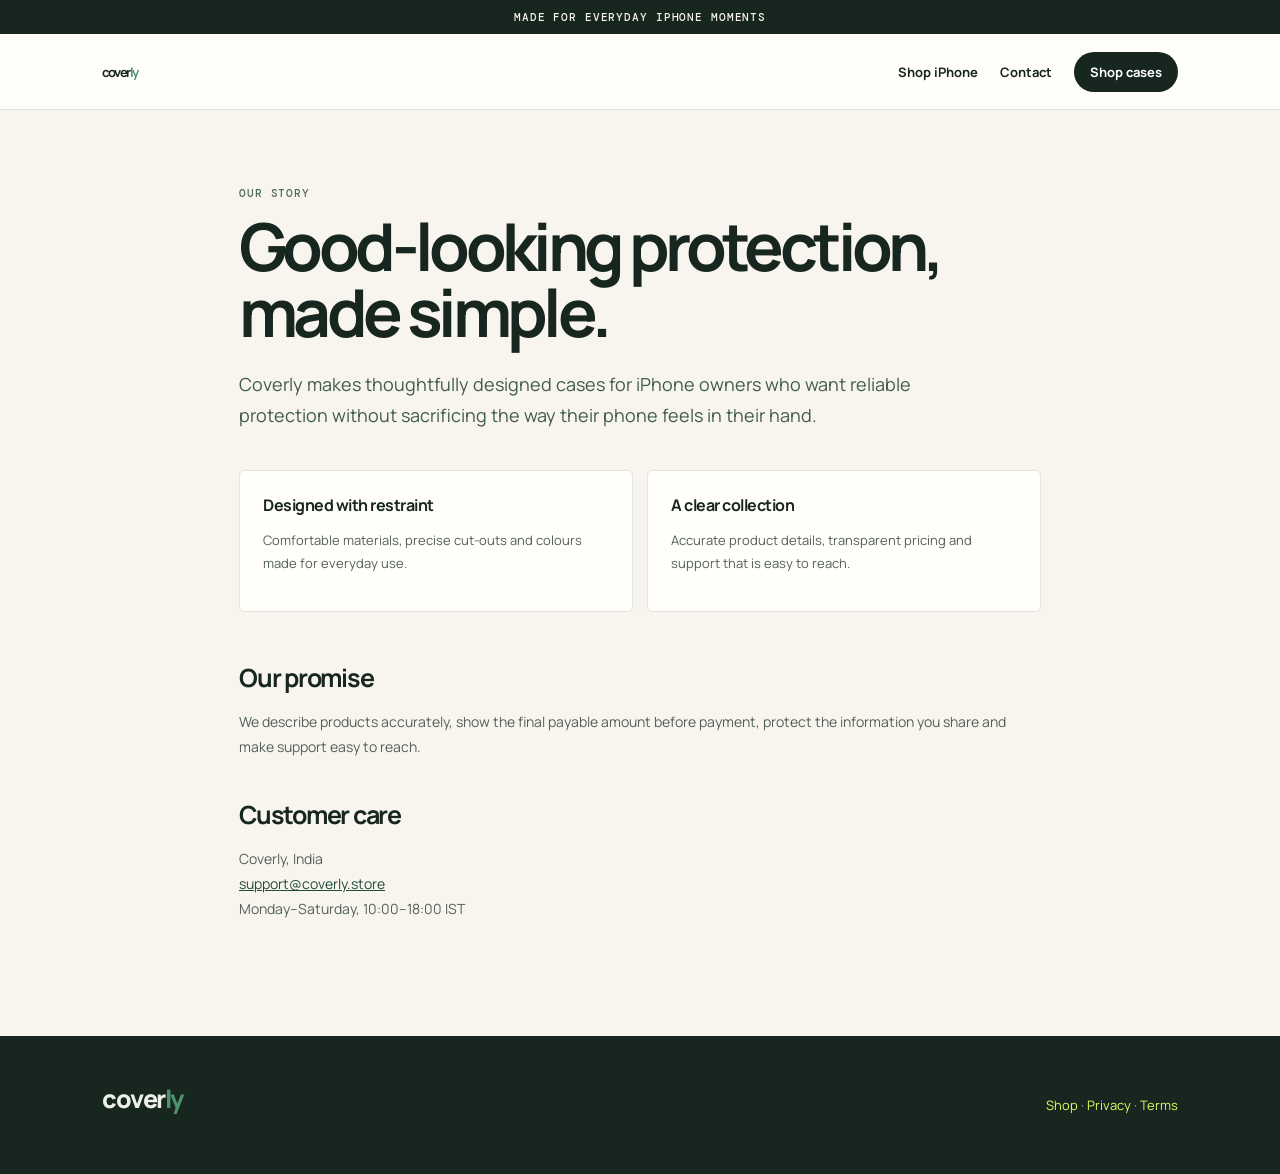
<file: coverly-store/pages/about.html>
<!doctype html><html lang="en"><head><meta charset="utf-8"><meta name="viewport" content="width=device-width,initial-scale=1"><title>About Coverly</title><link rel="stylesheet" href="page.css"></head><body><div class="bar">MADE FOR EVERYDAY IPHONE MOMENTS</div><nav class="nav"><a class="logo" href="../index.html">cover<i>ly</i></a><div class="nav-links"><a href="../index.html">Shop iPhone</a><a href="contact.html">Contact</a><a class="bag" href="../index.html#shop">Shop cases</a></div></nav><main class="wrap"><div class="kicker">Our story</div><h1>Good-looking protection, made simple.</h1><p class="intro">Coverly makes thoughtfully designed cases for iPhone owners who want reliable protection without sacrificing the way their phone feels in their hand.</p><div class="grid"><div class="card"><h3>Designed with restraint</h3><p>Comfortable materials, precise cut-outs and colours made for everyday use.</p></div><div class="card"><h3>A clear collection</h3><p>Accurate product details, transparent pricing and support that is easy to reach.</p></div></div><div class="content"><h2>Our promise</h2><p>We describe products accurately, show the final payable amount before payment, protect the information you share and make support easy to reach.</p><h2>Customer care</h2><p>Coverly, India<br><a href="mailto:support@coverly.store">support@coverly.store</a><br>Monday–Saturday, 10:00–18:00 IST</p></div></main><footer class="footer"><div class="logo">cover<i>ly</i></div><p><a href="../index.html">Shop</a> · <a href="privacy.html">Privacy</a> · <a href="terms.html">Terms</a></p></footer></body></html>
</file>
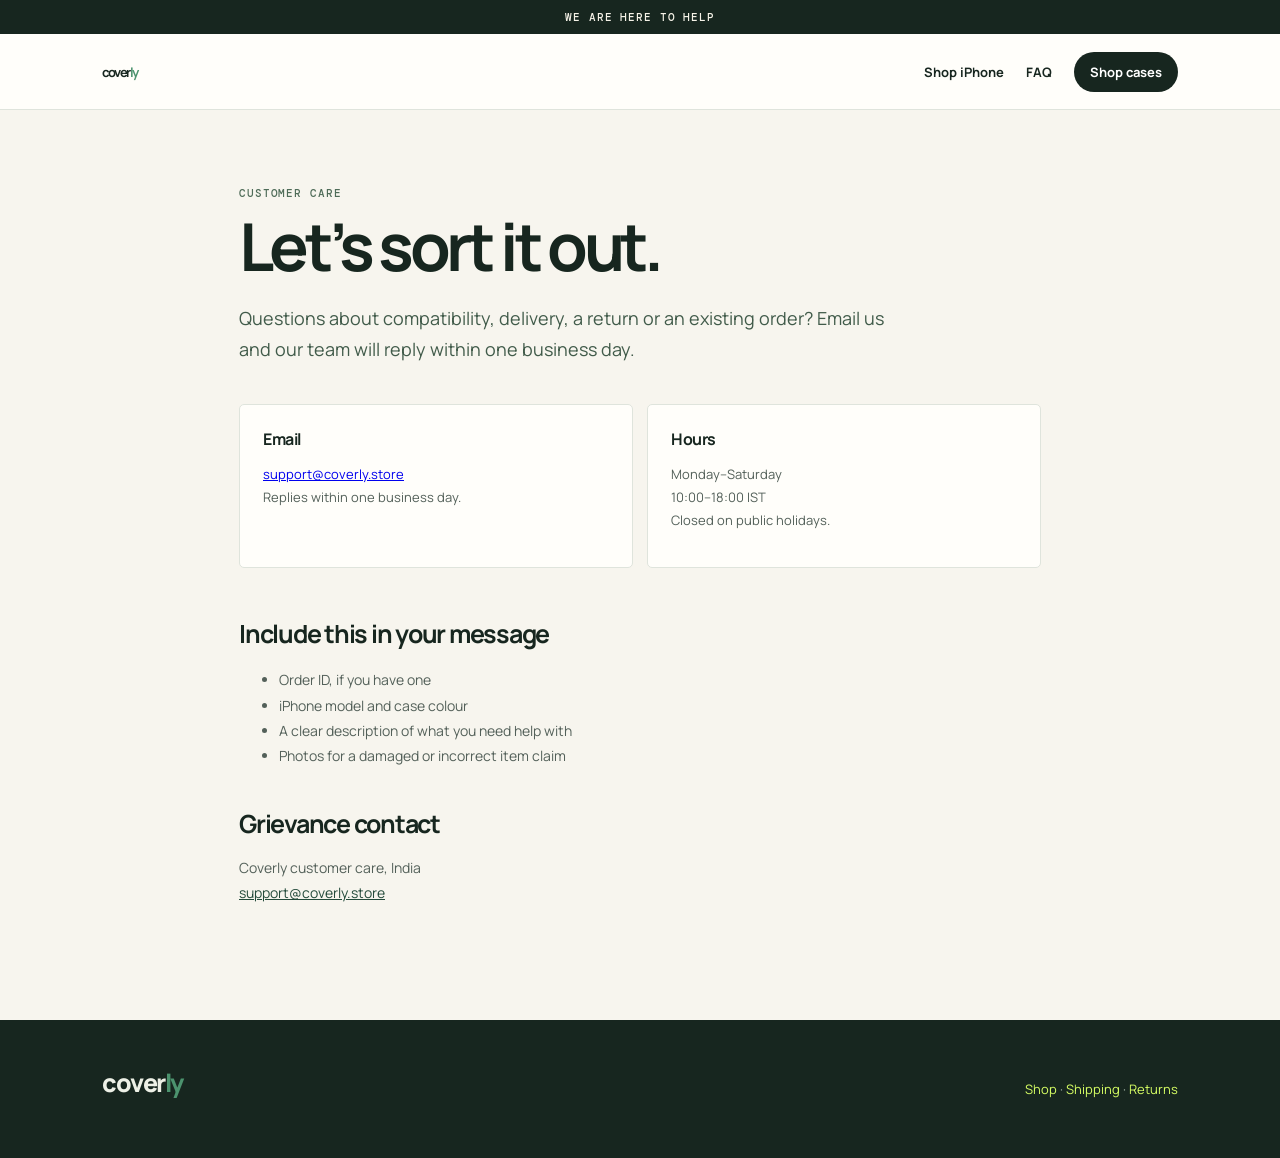
<file: coverly-store/pages/contact.html>
<!doctype html><html lang="en"><head><meta charset="utf-8"><meta name="viewport" content="width=device-width,initial-scale=1"><title>Contact Coverly</title><link rel="stylesheet" href="page.css"></head><body><div class="bar">WE ARE HERE TO HELP</div><nav class="nav"><a class="logo" href="../index.html">cover<i>ly</i></a><div class="nav-links"><a href="../index.html">Shop iPhone</a><a href="faq.html">FAQ</a><a class="bag" href="../index.html#shop">Shop cases</a></div></nav><main class="wrap"><div class="kicker">Customer care</div><h1>Let’s sort it out.</h1><p class="intro">Questions about compatibility, delivery, a return or an existing order? Email us and our team will reply within one business day.</p><div class="grid"><div class="card"><h3>Email</h3><p><a href="mailto:support@coverly.store">support@coverly.store</a><br>Replies within one business day.</p></div><div class="card"><h3>Hours</h3><p>Monday–Saturday<br>10:00–18:00 IST<br>Closed on public holidays.</p></div></div><div class="content"><h2>Include this in your message</h2><ul><li>Order ID, if you have one</li><li>iPhone model and case colour</li><li>A clear description of what you need help with</li><li>Photos for a damaged or incorrect item claim</li></ul><h2>Grievance contact</h2><p>Coverly customer care, India<br><a href="mailto:support@coverly.store">support@coverly.store</a></p></div></main><footer class="footer"><div class="logo">cover<i>ly</i></div><p><a href="../index.html">Shop</a> · <a href="shipping.html">Shipping</a> · <a href="returns-refunds.html">Returns</a></p></footer></body></html>
</file>
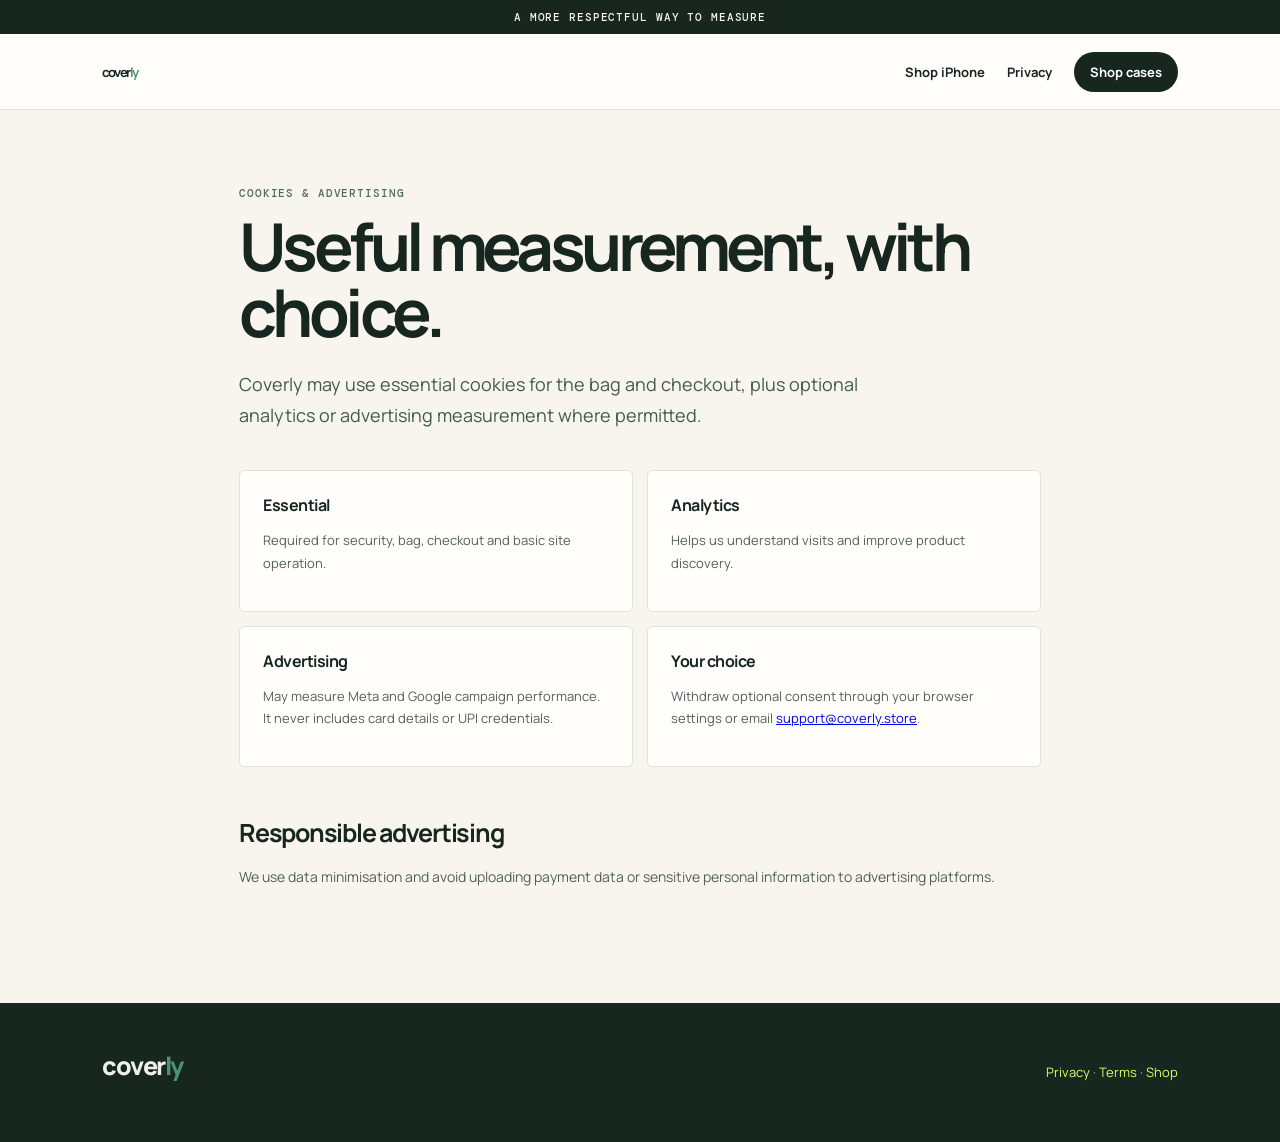
<file: coverly-store/pages/cookies-ads.html>
<!doctype html><html lang="en"><head><meta charset="utf-8"><meta name="viewport" content="width=device-width,initial-scale=1"><title>Cookies & Advertising · Coverly</title><link rel="stylesheet" href="page.css"></head><body><div class="bar">A MORE RESPECTFUL WAY TO MEASURE</div><nav class="nav"><a class="logo" href="../index.html">cover<i>ly</i></a><div class="nav-links"><a href="../index.html">Shop iPhone</a><a href="privacy.html">Privacy</a><a class="bag" href="../index.html#shop">Shop cases</a></div></nav><main class="wrap"><div class="kicker">Cookies & advertising</div><h1>Useful measurement, with choice.</h1><p class="intro">Coverly may use essential cookies for the bag and checkout, plus optional analytics or advertising measurement where permitted.</p><div class="grid"><div class="card"><h3>Essential</h3><p>Required for security, bag, checkout and basic site operation.</p></div><div class="card"><h3>Analytics</h3><p>Helps us understand visits and improve product discovery.</p></div><div class="card"><h3>Advertising</h3><p>May measure Meta and Google campaign performance. It never includes card details or UPI credentials.</p></div><div class="card"><h3>Your choice</h3><p>Withdraw optional consent through your browser settings or email <a href="mailto:support@coverly.store">support@coverly.store</a>.</p></div></div><div class="content"><h2>Responsible advertising</h2><p>We use data minimisation and avoid uploading payment data or sensitive personal information to advertising platforms.</p></div></main><footer class="footer"><div class="logo">cover<i>ly</i></div><p><a href="privacy.html">Privacy</a> · <a href="terms.html">Terms</a> · <a href="../index.html">Shop</a></p></footer></body></html>
</file>
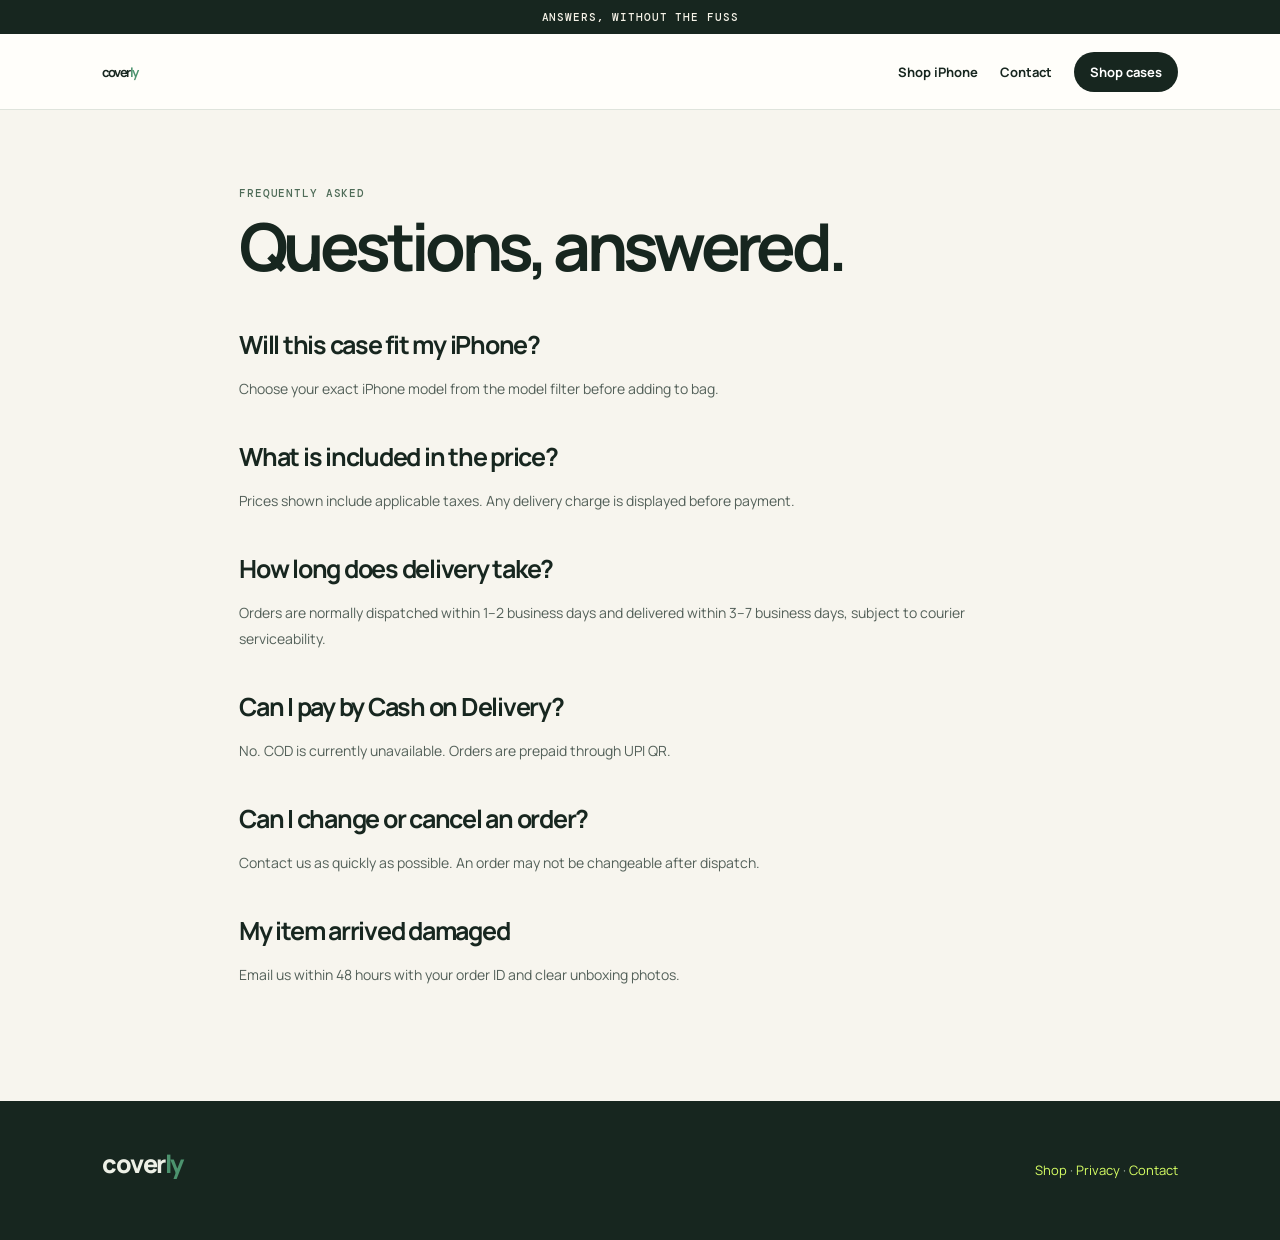
<file: coverly-store/pages/faq.html>
<!doctype html><html lang="en"><head><meta charset="utf-8"><meta name="viewport" content="width=device-width,initial-scale=1"><title>FAQ · Coverly</title><link rel="stylesheet" href="page.css"></head><body><div class="bar">ANSWERS, WITHOUT THE FUSS</div><nav class="nav"><a class="logo" href="../index.html">cover<i>ly</i></a><div class="nav-links"><a href="../index.html">Shop iPhone</a><a href="contact.html">Contact</a><a class="bag" href="../index.html#shop">Shop cases</a></div></nav><main class="wrap"><div class="kicker">Frequently asked</div><h1>Questions, answered.</h1><div class="content"><h2>Will this case fit my iPhone?</h2><p>Choose your exact iPhone model from the model filter before adding to bag.</p><h2>What is included in the price?</h2><p>Prices shown include applicable taxes. Any delivery charge is displayed before payment.</p><h2>How long does delivery take?</h2><p>Orders are normally dispatched within 1–2 business days and delivered within 3–7 business days, subject to courier serviceability.</p><h2>Can I pay by Cash on Delivery?</h2><p>No. COD is currently unavailable. Orders are prepaid through UPI QR.</p><h2>Can I change or cancel an order?</h2><p>Contact us as quickly as possible. An order may not be changeable after dispatch.</p><h2>My item arrived damaged</h2><p>Email us within 48 hours with your order ID and clear unboxing photos.</p></div></main><footer class="footer"><div class="logo">cover<i>ly</i></div><p><a href="../index.html">Shop</a> · <a href="privacy.html">Privacy</a> · <a href="contact.html">Contact</a></p></footer></body></html>
</file>
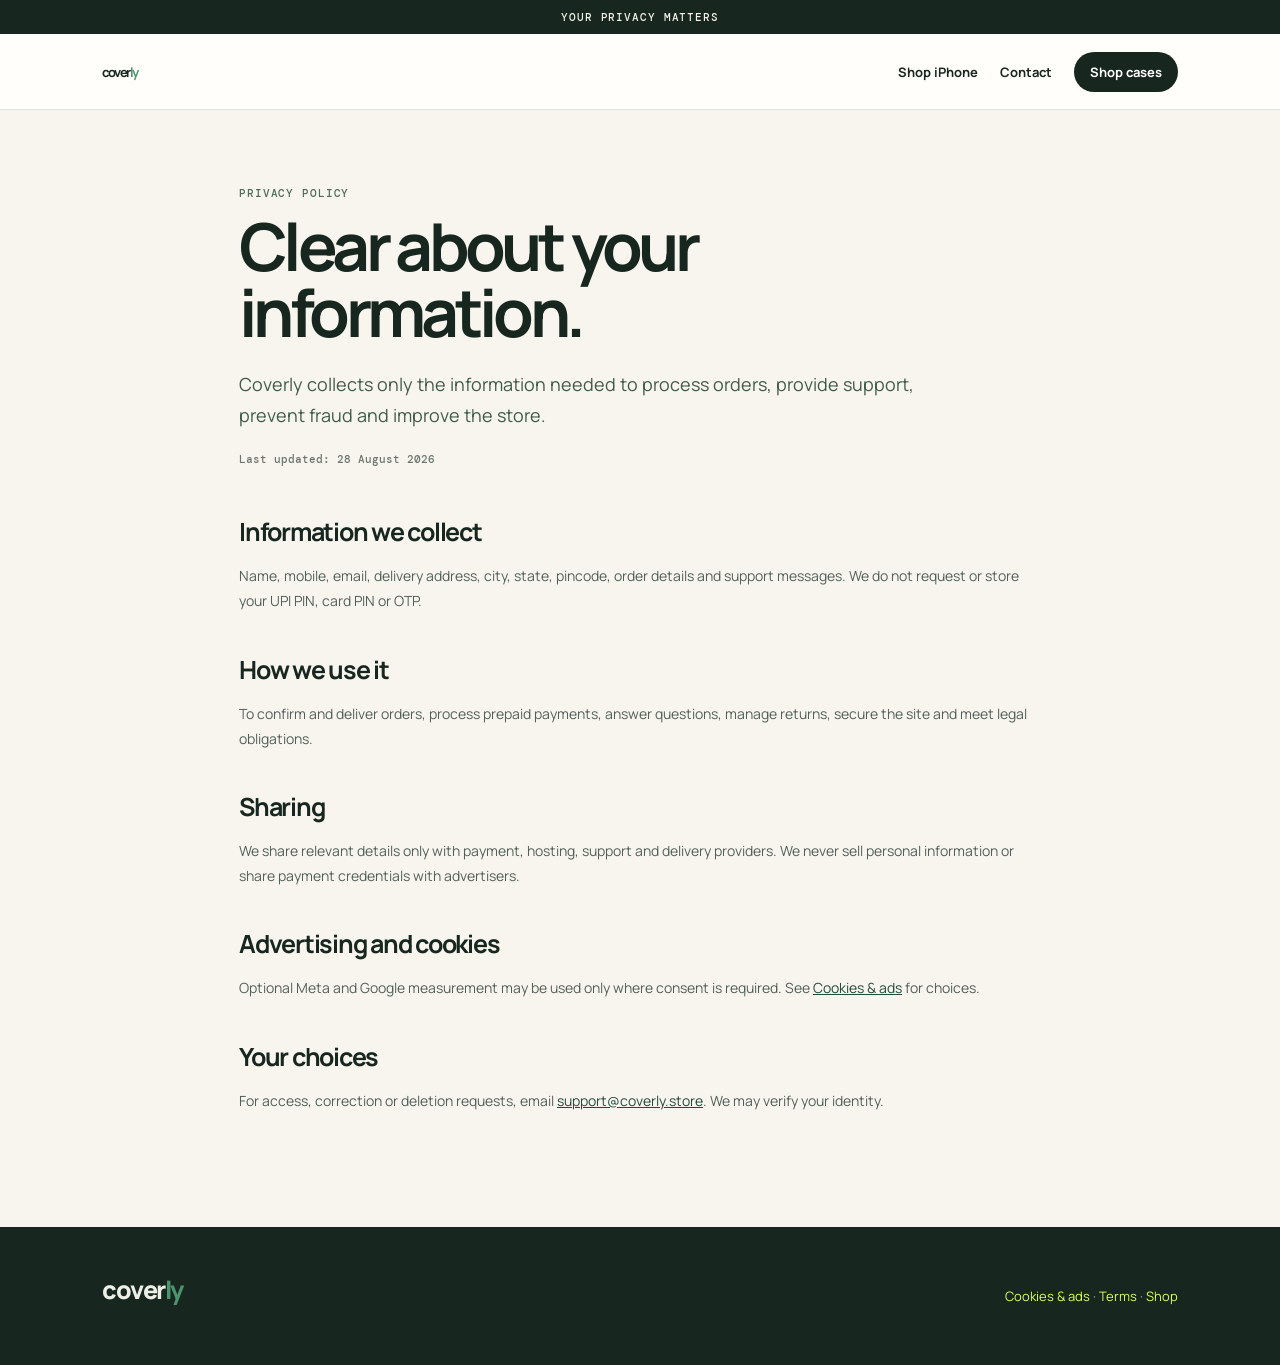
<file: coverly-store/pages/privacy.html>
<!doctype html><html lang="en"><head><meta charset="utf-8"><meta name="viewport" content="width=device-width,initial-scale=1"><title>Privacy Policy · Coverly</title><link rel="stylesheet" href="page.css"></head><body><div class="bar">YOUR PRIVACY MATTERS</div><nav class="nav"><a class="logo" href="../index.html">cover<i>ly</i></a><div class="nav-links"><a href="../index.html">Shop iPhone</a><a href="contact.html">Contact</a><a class="bag" href="../index.html#shop">Shop cases</a></div></nav><main class="wrap"><div class="kicker">Privacy policy</div><h1>Clear about your information.</h1><p class="intro">Coverly collects only the information needed to process orders, provide support, prevent fraud and improve the store.</p><p class="updated">Last updated: 28 August 2026</p><div class="content"><h2>Information we collect</h2><p>Name, mobile, email, delivery address, city, state, pincode, order details and support messages. We do not request or store your UPI PIN, card PIN or OTP.</p><h2>How we use it</h2><p>To confirm and deliver orders, process prepaid payments, answer questions, manage returns, secure the site and meet legal obligations.</p><h2>Sharing</h2><p>We share relevant details only with payment, hosting, support and delivery providers. We never sell personal information or share payment credentials with advertisers.</p><h2>Advertising and cookies</h2><p>Optional Meta and Google measurement may be used only where consent is required. See <a href="cookies-ads.html">Cookies & ads</a> for choices.</p><h2>Your choices</h2><p>For access, correction or deletion requests, email <a href="mailto:support@coverly.store">support@coverly.store</a>. We may verify your identity.</p></div></main><footer class="footer"><div class="logo">cover<i>ly</i></div><p><a href="cookies-ads.html">Cookies & ads</a> · <a href="terms.html">Terms</a> · <a href="../index.html">Shop</a></p></footer></body></html>
</file>
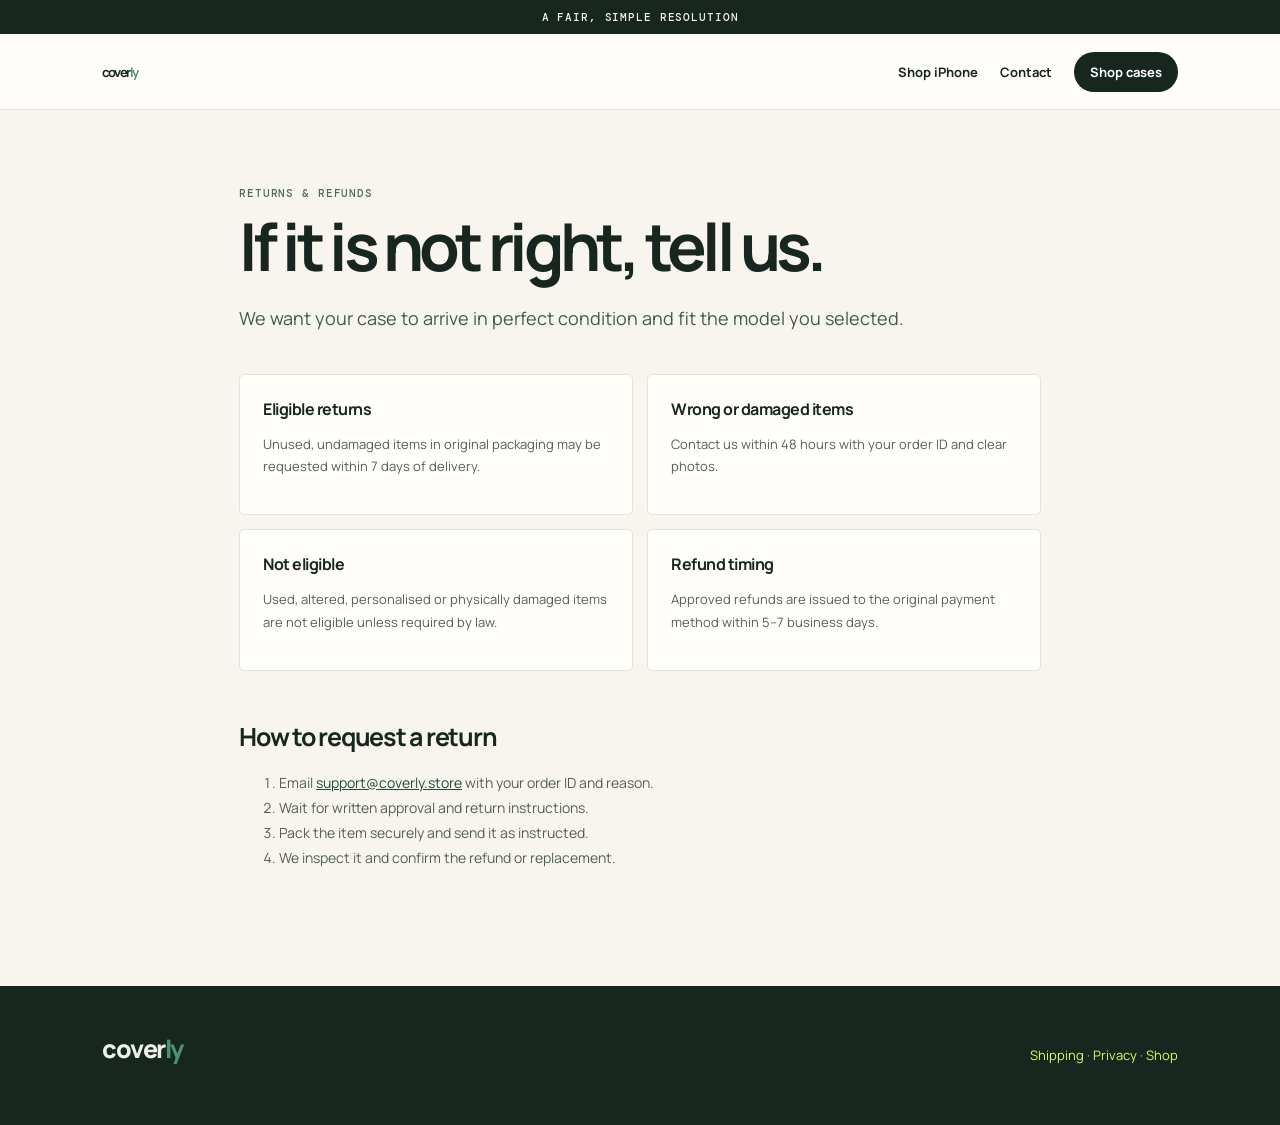
<file: coverly-store/pages/returns-refunds.html>
<!doctype html><html lang="en"><head><meta charset="utf-8"><meta name="viewport" content="width=device-width,initial-scale=1"><title>Returns & Refunds · Coverly</title><link rel="stylesheet" href="page.css"></head><body><div class="bar">A FAIR, SIMPLE RESOLUTION</div><nav class="nav"><a class="logo" href="../index.html">cover<i>ly</i></a><div class="nav-links"><a href="../index.html">Shop iPhone</a><a href="contact.html">Contact</a><a class="bag" href="../index.html#shop">Shop cases</a></div></nav><main class="wrap"><div class="kicker">Returns & refunds</div><h1>If it is not right, tell us.</h1><p class="intro">We want your case to arrive in perfect condition and fit the model you selected.</p><div class="grid"><div class="card"><h3>Eligible returns</h3><p>Unused, undamaged items in original packaging may be requested within 7 days of delivery.</p></div><div class="card"><h3>Wrong or damaged items</h3><p>Contact us within 48 hours with your order ID and clear photos.</p></div><div class="card"><h3>Not eligible</h3><p>Used, altered, personalised or physically damaged items are not eligible unless required by law.</p></div><div class="card"><h3>Refund timing</h3><p>Approved refunds are issued to the original payment method within 5–7 business days.</p></div></div><div class="content"><h2>How to request a return</h2><ol><li>Email <a href="mailto:support@coverly.store">support@coverly.store</a> with your order ID and reason.</li><li>Wait for written approval and return instructions.</li><li>Pack the item securely and send it as instructed.</li><li>We inspect it and confirm the refund or replacement.</li></ol></div></main><footer class="footer"><div class="logo">cover<i>ly</i></div><p><a href="shipping.html">Shipping</a> · <a href="privacy.html">Privacy</a> · <a href="../index.html">Shop</a></p></footer></body></html>
</file>
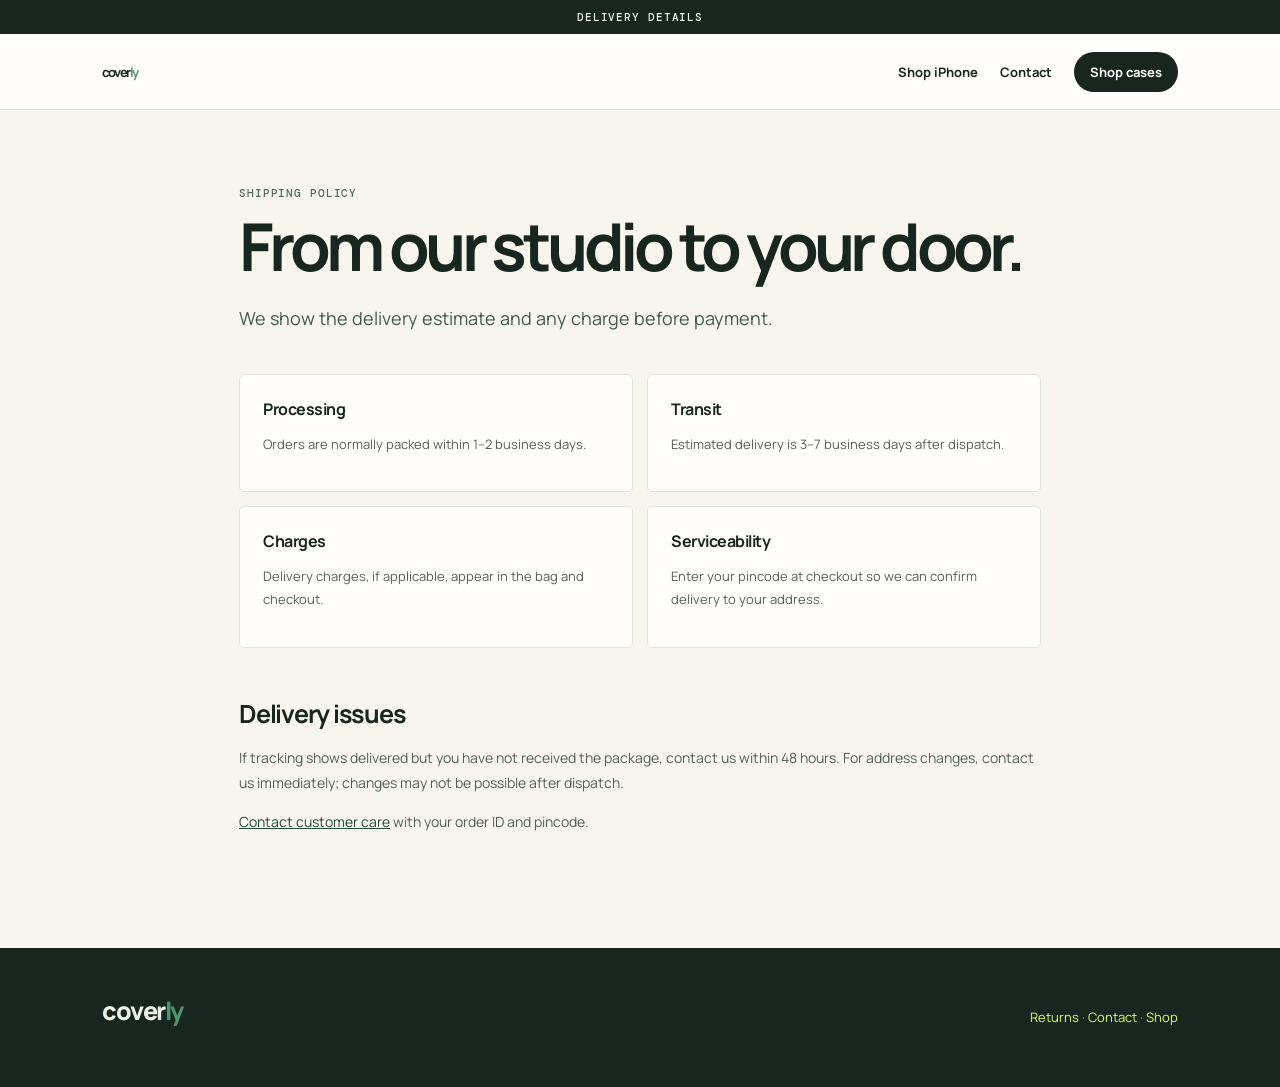
<file: coverly-store/pages/shipping.html>
<!doctype html><html lang="en"><head><meta charset="utf-8"><meta name="viewport" content="width=device-width,initial-scale=1"><title>Shipping Policy · Coverly</title><link rel="stylesheet" href="page.css"></head><body><div class="bar">DELIVERY DETAILS</div><nav class="nav"><a class="logo" href="../index.html">cover<i>ly</i></a><div class="nav-links"><a href="../index.html">Shop iPhone</a><a href="contact.html">Contact</a><a class="bag" href="../index.html#shop">Shop cases</a></div></nav><main class="wrap"><div class="kicker">Shipping policy</div><h1>From our studio to your door.</h1><p class="intro">We show the delivery estimate and any charge before payment.</p><div class="grid"><div class="card"><h3>Processing</h3><p>Orders are normally packed within 1–2 business days.</p></div><div class="card"><h3>Transit</h3><p>Estimated delivery is 3–7 business days after dispatch.</p></div><div class="card"><h3>Charges</h3><p>Delivery charges, if applicable, appear in the bag and checkout.</p></div><div class="card"><h3>Serviceability</h3><p>Enter your pincode at checkout so we can confirm delivery to your address.</p></div></div><div class="content"><h2>Delivery issues</h2><p>If tracking shows delivered but you have not received the package, contact us within 48 hours. For address changes, contact us immediately; changes may not be possible after dispatch.</p><p><a href="contact.html">Contact customer care</a> with your order ID and pincode.</p></div></main><footer class="footer"><div class="logo">cover<i>ly</i></div><p><a href="returns-refunds.html">Returns</a> · <a href="contact.html">Contact</a> · <a href="../index.html">Shop</a></p></footer></body></html>
</file>
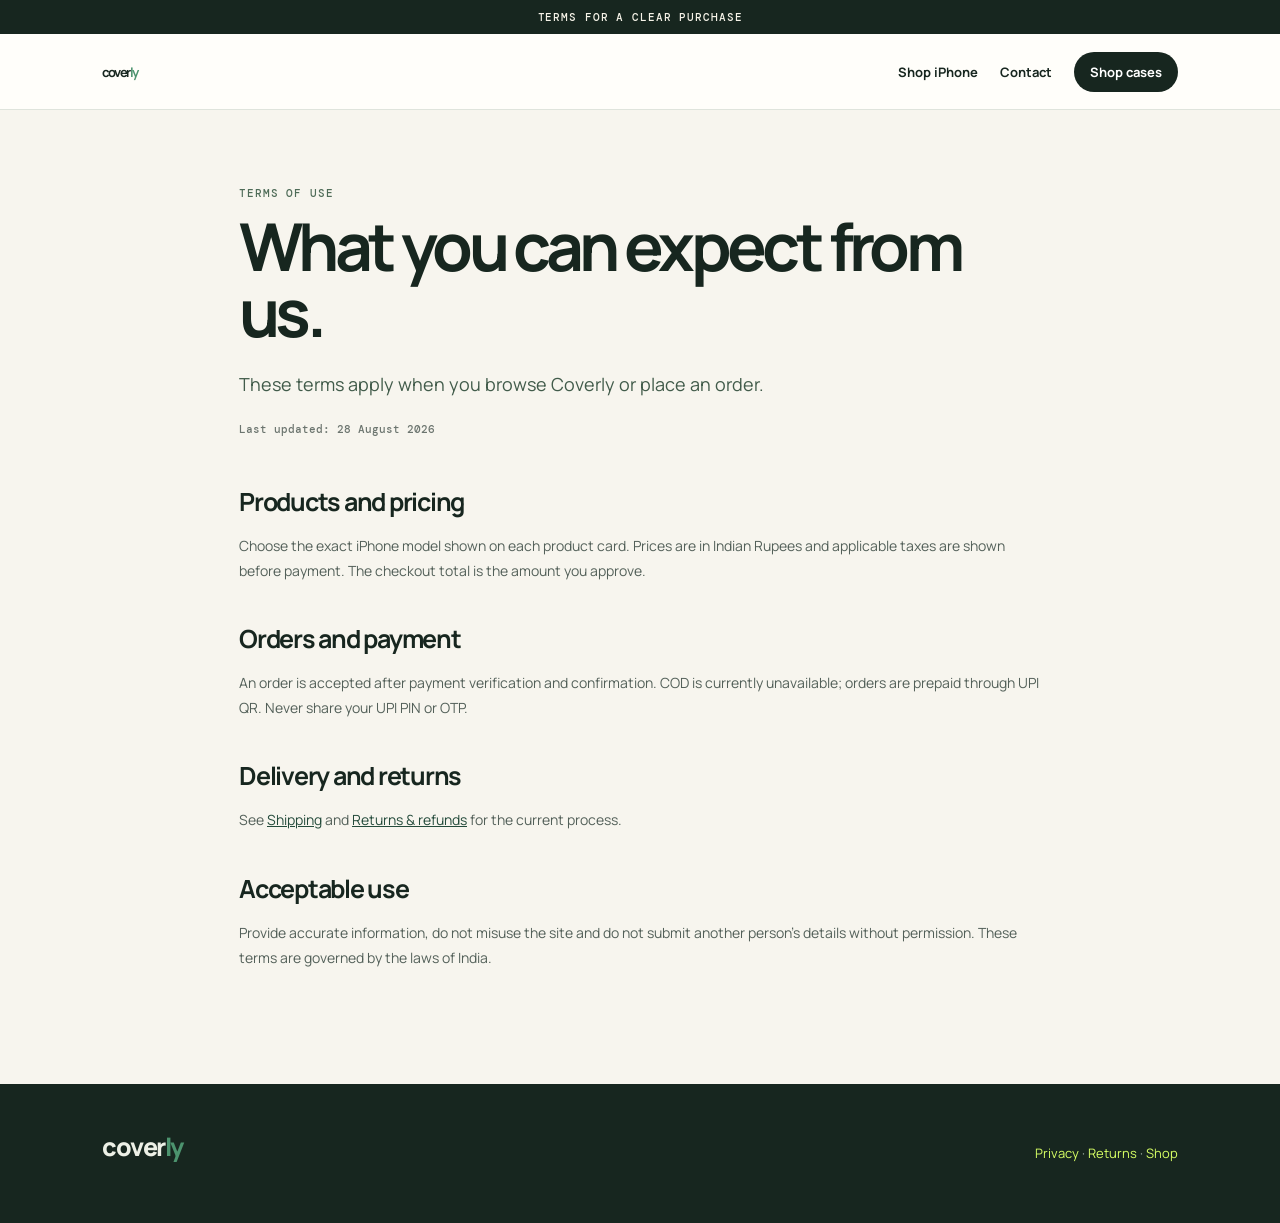
<file: coverly-store/pages/terms.html>
<!doctype html><html lang="en"><head><meta charset="utf-8"><meta name="viewport" content="width=device-width,initial-scale=1"><title>Terms of Use · Coverly</title><link rel="stylesheet" href="page.css"></head><body><div class="bar">TERMS FOR A CLEAR PURCHASE</div><nav class="nav"><a class="logo" href="../index.html">cover<i>ly</i></a><div class="nav-links"><a href="../index.html">Shop iPhone</a><a href="contact.html">Contact</a><a class="bag" href="../index.html#shop">Shop cases</a></div></nav><main class="wrap"><div class="kicker">Terms of use</div><h1>What you can expect from us.</h1><p class="intro">These terms apply when you browse Coverly or place an order.</p><p class="updated">Last updated: 28 August 2026</p><div class="content"><h2>Products and pricing</h2><p>Choose the exact iPhone model shown on each product card. Prices are in Indian Rupees and applicable taxes are shown before payment. The checkout total is the amount you approve.</p><h2>Orders and payment</h2><p>An order is accepted after payment verification and confirmation. COD is currently unavailable; orders are prepaid through UPI QR. Never share your UPI PIN or OTP.</p><h2>Delivery and returns</h2><p>See <a href="shipping.html">Shipping</a> and <a href="returns-refunds.html">Returns & refunds</a> for the current process.</p><h2>Acceptable use</h2><p>Provide accurate information, do not misuse the site and do not submit another person’s details without permission. These terms are governed by the laws of India.</p></div></main><footer class="footer"><div class="logo">cover<i>ly</i></div><p><a href="privacy.html">Privacy</a> · <a href="returns-refunds.html">Returns</a> · <a href="../index.html">Shop</a></p></footer></body></html>
</file>
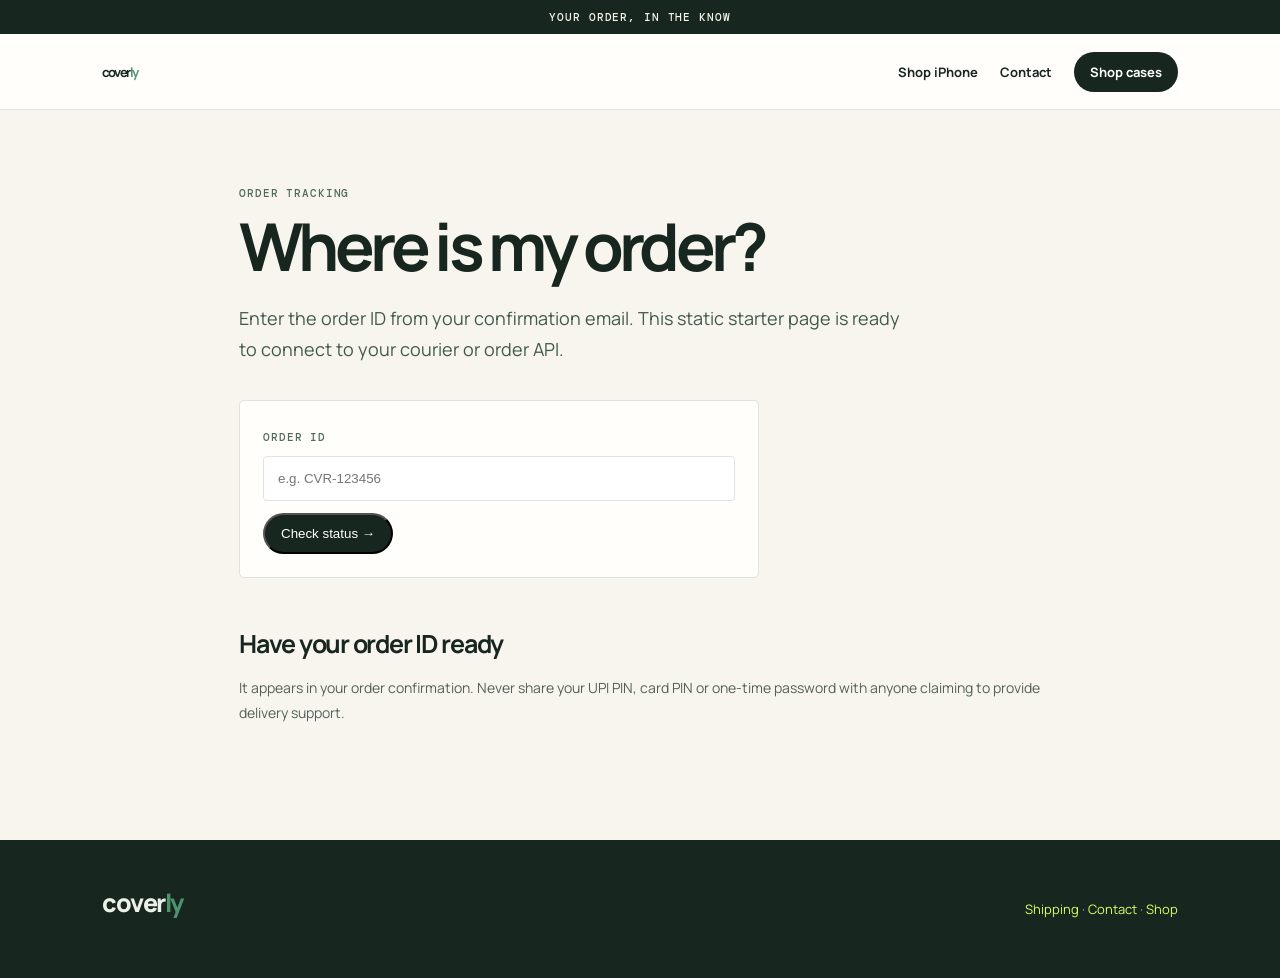
<file: coverly-store/pages/track-order.html>
<!doctype html><html lang="en"><head><meta charset="utf-8"><meta name="viewport" content="width=device-width,initial-scale=1"><title>Track Order · Coverly</title><link rel="stylesheet" href="page.css"></head><body><div class="bar">YOUR ORDER, IN THE KNOW</div><nav class="nav"><a class="logo" href="../index.html">cover<i>ly</i></a><div class="nav-links"><a href="../index.html">Shop iPhone</a><a href="contact.html">Contact</a><a class="bag" href="../index.html#shop">Shop cases</a></div></nav><main class="wrap"><div class="kicker">Order tracking</div><h1>Where is my order?</h1><p class="intro">Enter the order ID from your confirmation email. This static starter page is ready to connect to your courier or order API.</p><div class="card" style="max-width:520px;margin-top:36px"><label class="kicker" for="order">Order ID</label><input id="order" placeholder="e.g. CVR-123456" style="display:block;width:100%;padding:14px;border:1px solid var(--line);margin:10px 0 12px;border-radius:4px"><button class="bag" onclick="document.getElementById('result').style.display='block'">Check status →</button><p id="result" style="display:none;color:#536059;font-size:13px;margin-bottom:0">We’ll connect tracking for this order once the store backend and courier integration are configured. For help now, <a href="contact.html">contact customer care</a>.</p></div><div class="content"><h2>Have your order ID ready</h2><p>It appears in your order confirmation. Never share your UPI PIN, card PIN or one-time password with anyone claiming to provide delivery support.</p></div></main><footer class="footer"><div class="logo">cover<i>ly</i></div><p><a href="shipping.html">Shipping</a> · <a href="contact.html">Contact</a> · <a href="../index.html">Shop</a></p></footer></body></html>
</file>
<file: coverly-store/pages/page.css>
@import url('https://fonts.googleapis.com/css2?family=DM+Mono:wght@400;500&family=Manrope:wght@400;500;600;700;800&display=swap');
:root{--ink:#17261f;--pine:#244b3b;--lime:#d7ff64;--cream:#f7f5ee;--paper:#fffefa;--muted:#6c756f;--line:#dfe4dc;--orange:#f08e55}*{box-sizing:border-box}body{margin:0;background:var(--cream);color:var(--ink);font-family:Manrope,Arial,sans-serif}.bar{background:var(--ink);color:#f5f2e7;font:500 11px 'DM Mono';letter-spacing:.08em;text-align:center;padding:10px}.nav{height:76px;display:flex;align-items:center;justify-content:space-between;padding:0 max(24px,8vw);background:var(--paper);border-bottom:1px solid var(--line)}.logo{font-size:25px;font-weight:800;letter-spacing:-1.5px}.logo i{color:#4c936e;font-style:normal}.nav a{color:var(--ink);font-size:13px;font-weight:700;text-decoration:none}.nav a:hover{text-decoration:underline}.nav-links{display:flex;gap:22px;align-items:center}.bag{background:var(--ink);color:white!important;border-radius:30px;padding:11px 16px}.wrap{max-width:850px;margin:0 auto;padding:76px 24px 100px}.kicker{font:500 11px 'DM Mono';letter-spacing:.08em;text-transform:uppercase;color:#4f6c58}.wrap h1{font-size:clamp(38px,6vw,66px);letter-spacing:-.07em;line-height:1;margin:13px 0 24px}.intro{font-size:18px;line-height:1.7;color:#415b4a;max-width:680px}.updated{font:500 11px 'DM Mono';color:var(--muted);margin-top:22px}.grid{display:grid;grid-template-columns:repeat(2,1fr);gap:14px;margin:40px 0}.card{background:var(--paper);border:1px solid var(--line);padding:23px;border-radius:5px}.card h3{font-size:16px;margin:0 0 10px;letter-spacing:-.03em}.card p,.card li{font-size:13px;line-height:1.75;color:#536059}.card ul{padding-left:19px}.content{margin-top:48px}.content h2{font-size:25px;letter-spacing:-.05em;margin:38px 0 10px}.content h3{font-size:16px;margin:24px 0 5px}.content p,.content li{font-size:14px;line-height:1.8;color:#536059}.content a{color:var(--pine)}.notice{background:#fff1e8;border-left:3px solid var(--orange);padding:15px 17px;margin:28px 0;font-size:13px;line-height:1.6;color:#684027}.footer{background:var(--ink);color:#edf0e6;padding:45px max(24px,8vw);display:flex;justify-content:space-between;gap:30px}.footer p{color:#a8b8ac;font-size:13px;line-height:1.75}.footer a{color:var(--lime);text-decoration:none}@media(max-width:650px){.nav{height:auto;min-height:68px}.nav-links{gap:10px}.nav-links a:not(.bag){display:none}.wrap{padding-top:52px}.grid{grid-template-columns:1fr}.footer{display:block}}
</file>
